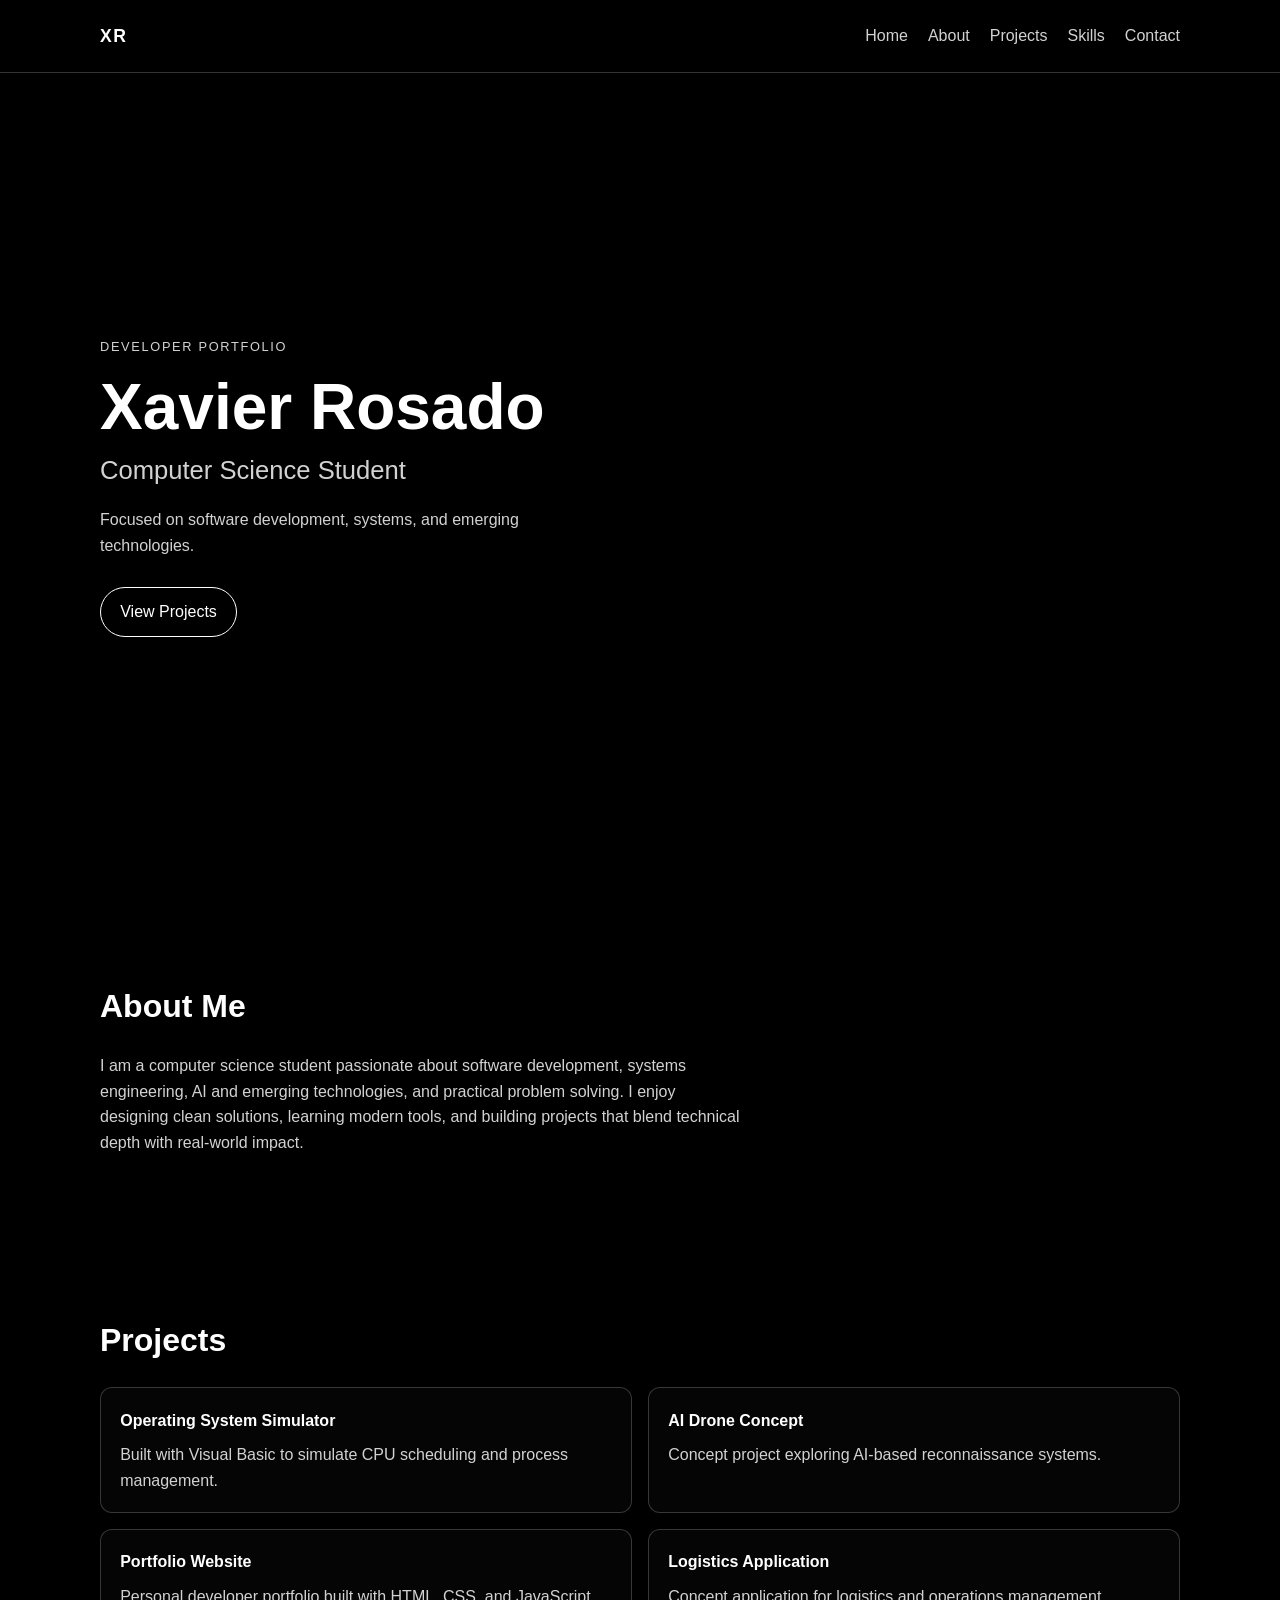
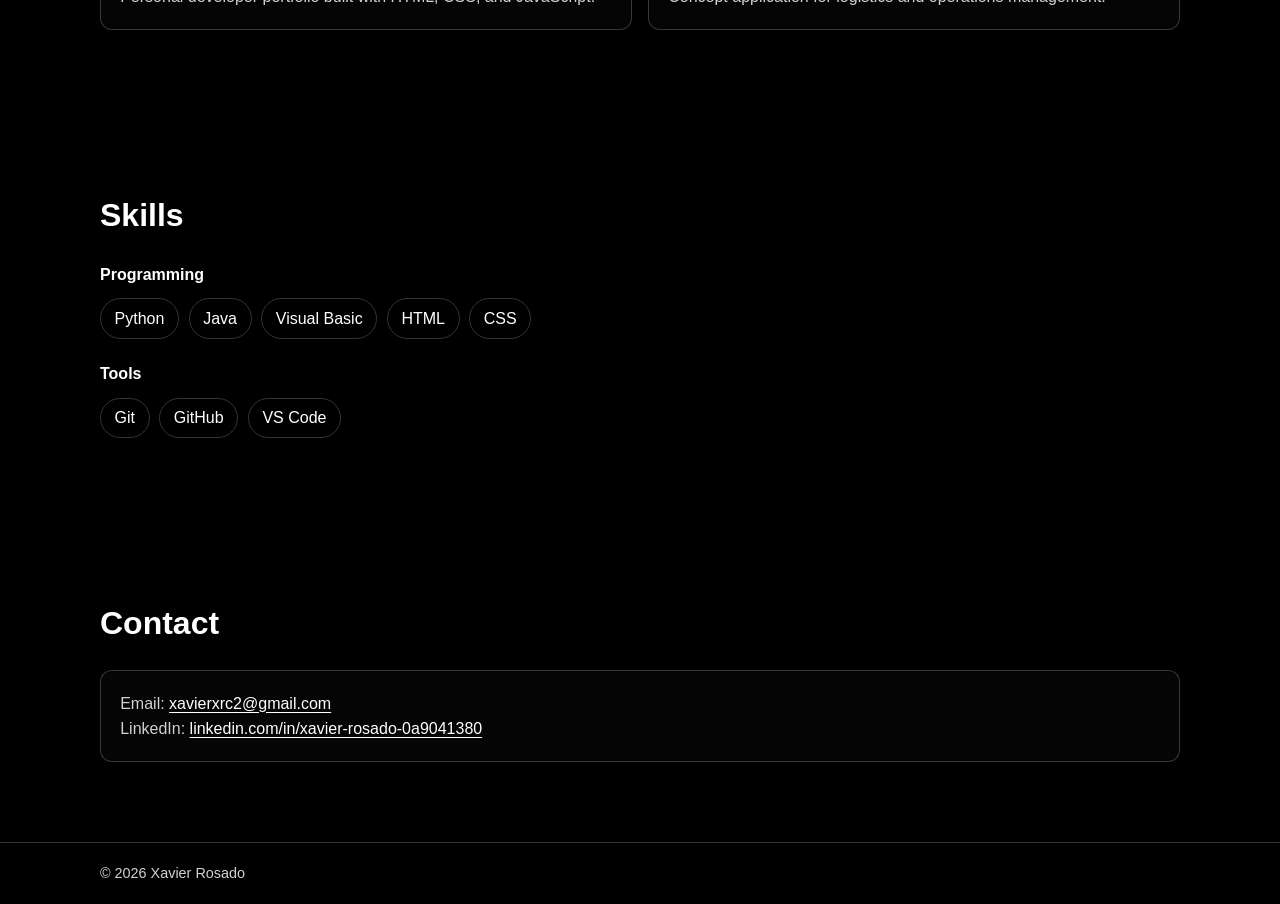
<file: index.html>
<!DOCTYPE html>
<html lang="en">
<head>
  <meta charset="UTF-8">
  <meta name="viewport" content="width=device-width, initial-scale=1.0">
  <title>Xavier Rosado | Developer Portfolio</title>
  <link rel="stylesheet" href="styles.css">
</head>
<body>
  <header class="site-header">
    <div class="container nav-wrap">
      <a href="#home" class="logo">XR</a>
      <button class="menu-toggle" aria-label="Toggle navigation" aria-expanded="false">☰</button>
      <nav class="nav-links">
        <a href="#home">Home</a>
        <a href="#about">About</a>
        <a href="#projects">Projects</a>
        <a href="#skills">Skills</a>
        <a href="#contact">Contact</a>
      </nav>
    </div>
  </header>

  <main>
    <section id="home" class="hero section">
      <div class="container hero-content">
        <p class="eyebrow">Developer Portfolio</p>
        <h1>Xavier Rosado</h1>
        <h2>Computer Science Student</h2>
        <p class="hero-line">Focused on software development, systems, and emerging technologies.</p>
        <a href="#projects" class="button">View Projects</a>
      </div>
    </section>

    <section id="about" class="section">
      <div class="container">
        <h3 class="section-title">About Me</h3>
        <p class="about-text">
          I am a computer science student passionate about software development, systems engineering,
          AI and emerging technologies, and practical problem solving. I enjoy designing clean solutions,
          learning modern tools, and building projects that blend technical depth with real-world impact.
        </p>
      </div>
    </section>

    <section id="projects" class="section">
      <div class="container">
        <h3 class="section-title">Projects</h3>
        <div class="card-grid">
          <article class="card">
            <h4>Operating System Simulator</h4>
            <p>Built with Visual Basic to simulate CPU scheduling and process management.</p>
          </article>
          <article class="card">
            <h4>AI Drone Concept</h4>
            <p>Concept project exploring AI-based reconnaissance systems.</p>
          </article>
          <article class="card">
            <h4>Portfolio Website</h4>
            <p>Personal developer portfolio built with HTML, CSS, and JavaScript.</p>
          </article>
          <article class="card">
            <h4>Logistics Application</h4>
            <p>Concept application for logistics and operations management.</p>
          </article>
        </div>
      </div>
    </section>

    <section id="skills" class="section">
      <div class="container">
        <h3 class="section-title">Skills</h3>
        <div class="skills-layout">
          <div class="skill-group">
            <h4>Programming</h4>
            <div class="pills">
              <span>Python</span>
              <span>Java</span>
              <span>Visual Basic</span>
              <span>HTML</span>
              <span>CSS</span>
            </div>
          </div>
          <div class="skill-group">
            <h4>Tools</h4>
            <div class="pills">
              <span>Git</span>
              <span>GitHub</span>
              <span>VS Code</span>
            </div>
          </div>
        </div>
      </div>
    </section>

    <section id="contact" class="section">
      <div class="container">
        <h3 class="section-title">Contact</h3>
        <div class="contact-card">
<p>Email: <a href="mailto:xavierxrc2@gmail.com">xavierxrc2@gmail.com</a></p>

<p>LinkedIn: 
<a href="https://www.linkedin.com/in/xavier-rosado-0a9041380" target="_blank">
linkedin.com/in/xavier-rosado-0a9041380
</a>
</p>
        </div>
      </div>
    </section>
  </main>

  <footer class="site-footer">
    <div class="container">
      <p>© 2026 Xavier Rosado</p>
    </div>
  </footer>

  <script src="script.js"></script>
</body>
</html>
</file>
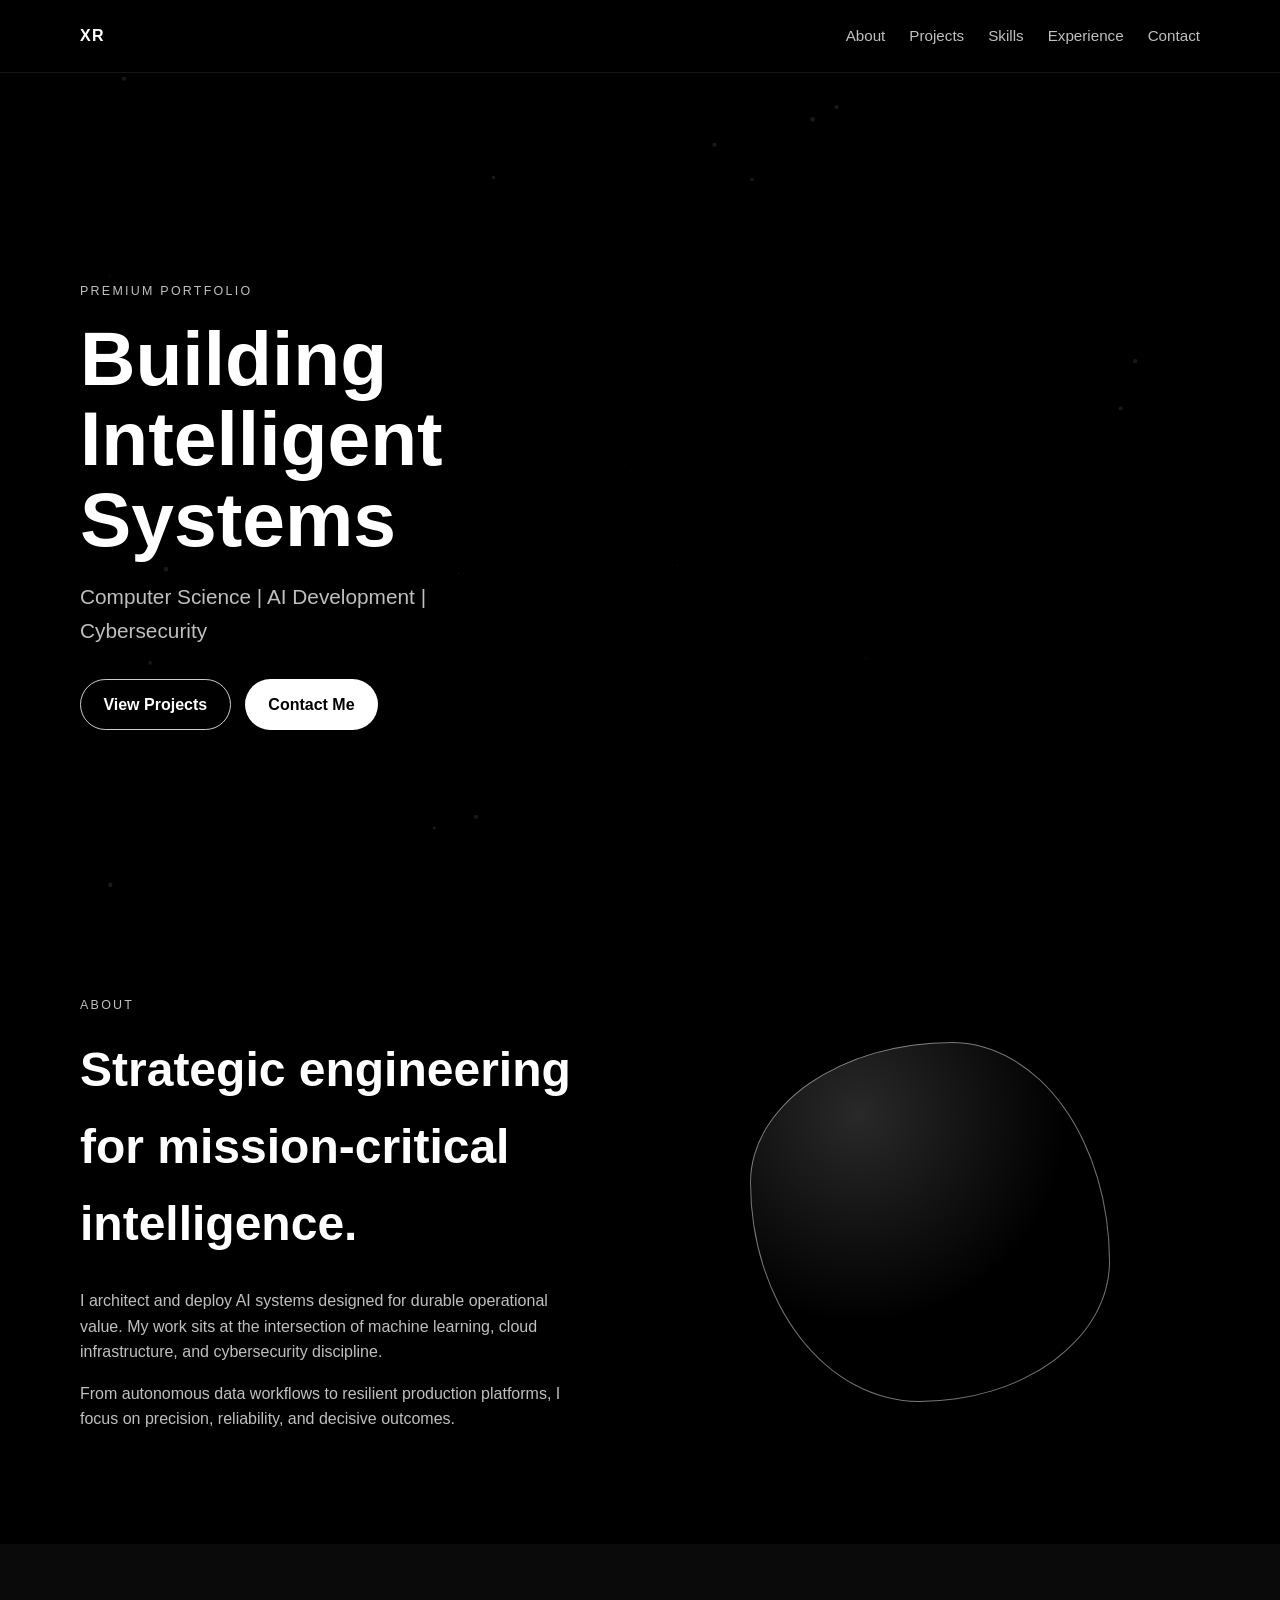
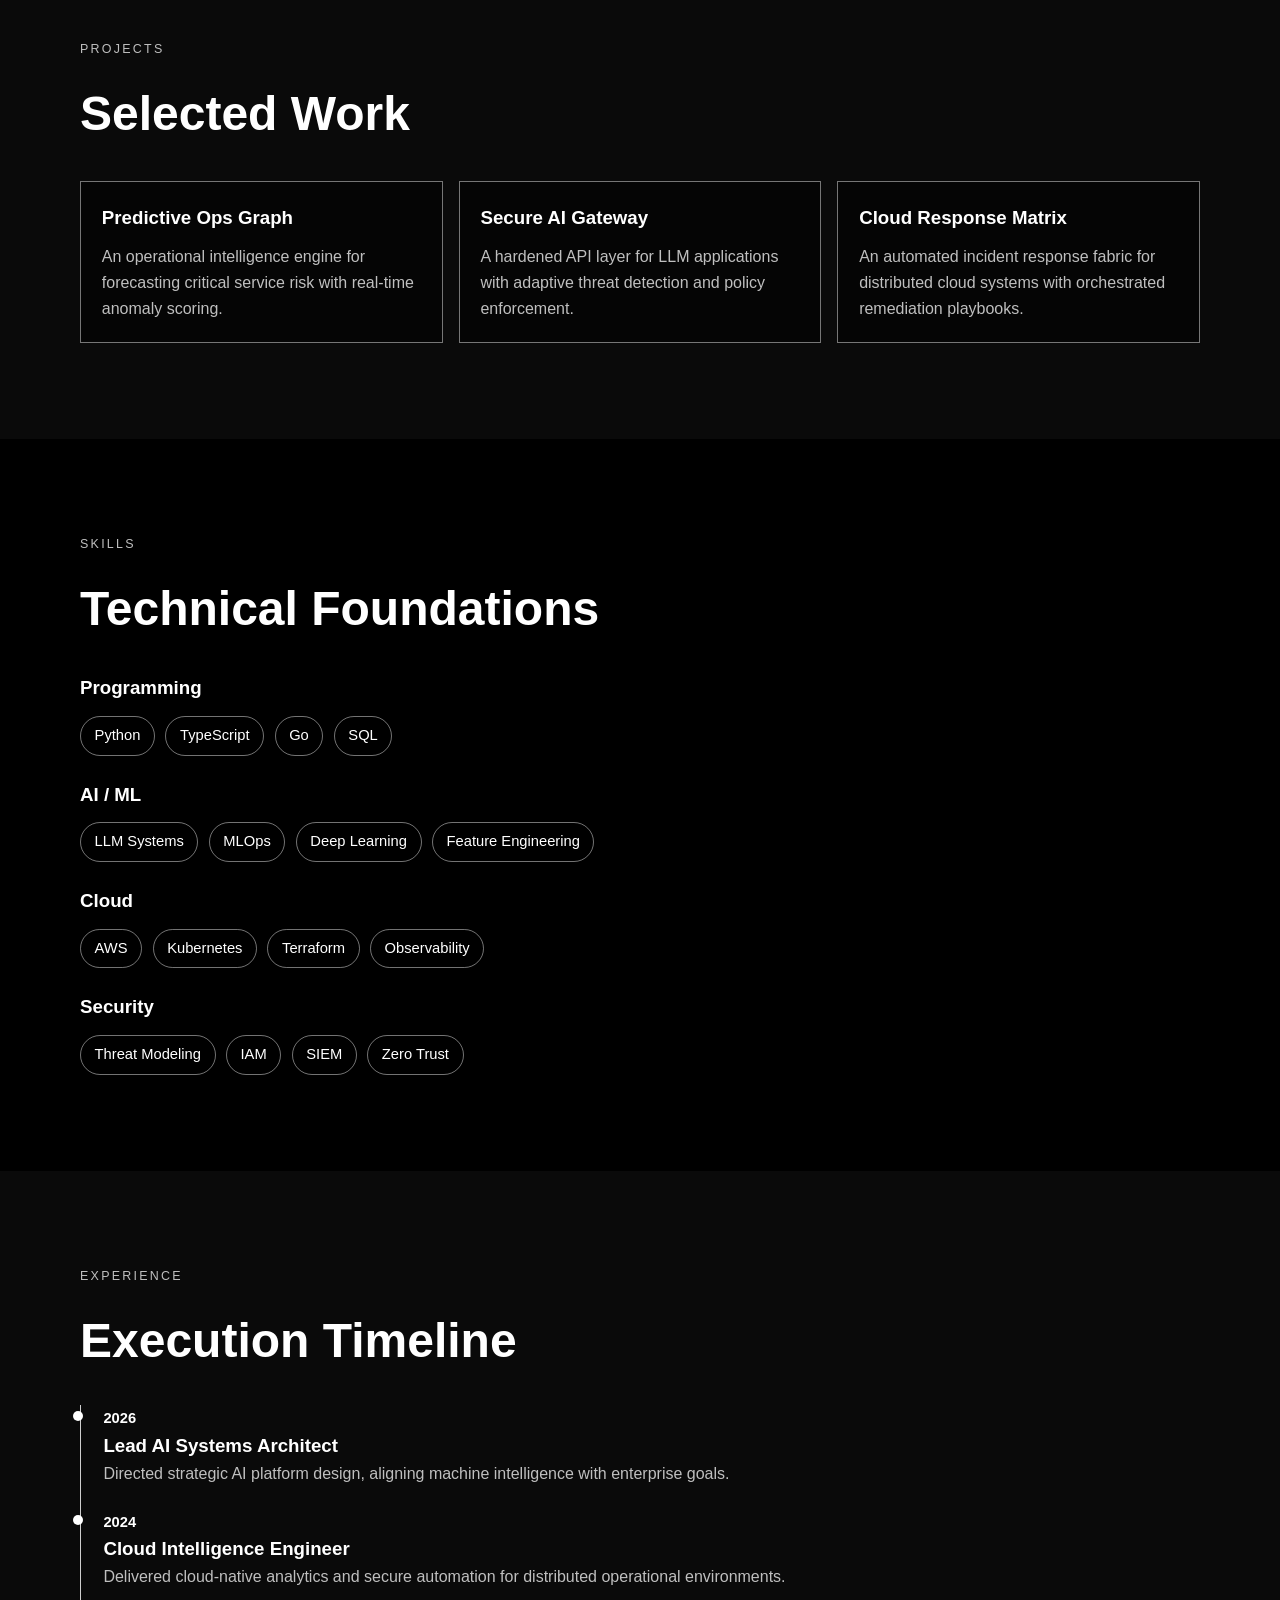
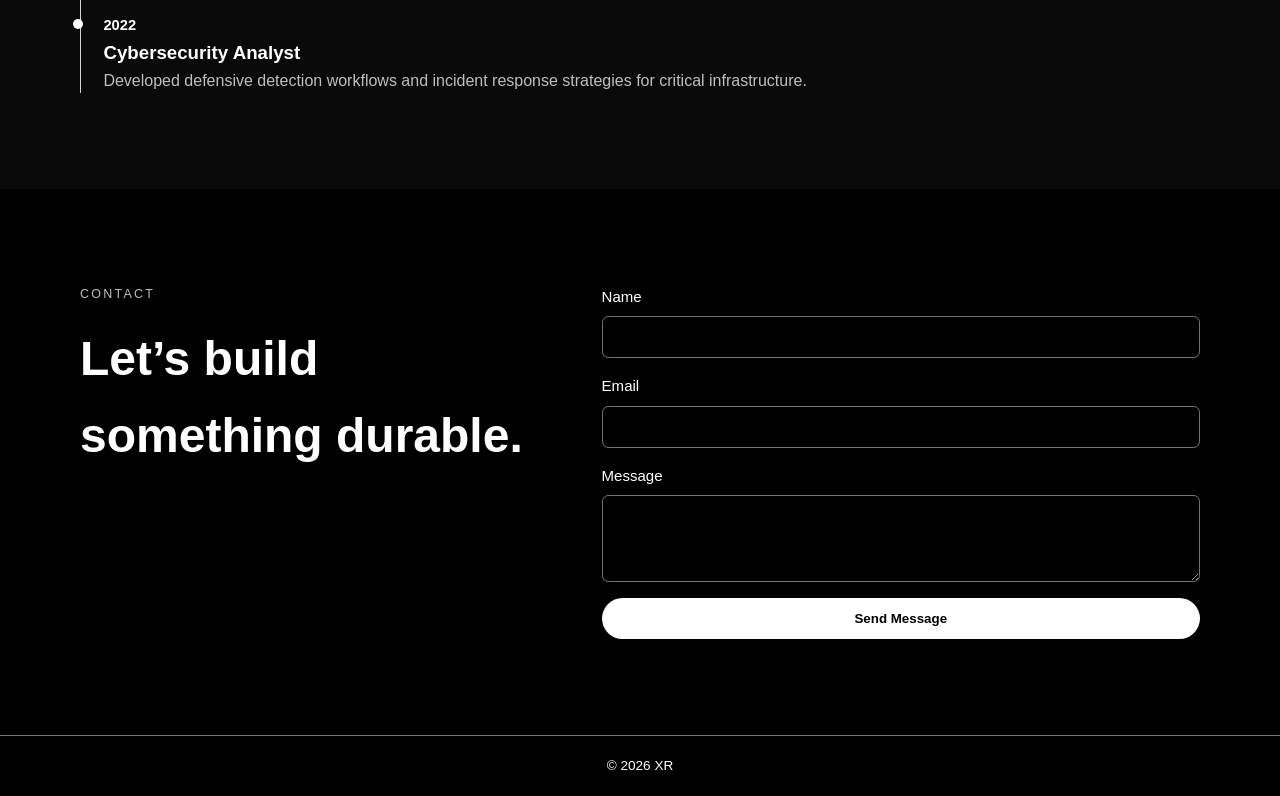
<file: pagina inter/interinformatica.html>
<!DOCTYPE html>
<html lang="en">
<head>
    <meta charset="UTF-8">
    <meta name="viewport" content="width=device-width, initial-scale=1.0">
    <title>XR | Premium Portfolio</title>
    <link rel="stylesheet" href="styles.css">
    <link rel="icon" href="logo/favicon.ico" type="image/x-icon">
</head>
<body>
    <div class="page-fade"></div>

    <header class="topbar">
        <div class="container topbar-inner">
            <a href="#hero" class="brand">XR</a>
            <nav>
                <a href="#about">About</a>
                <a href="#projects">Projects</a>
                <a href="#skills">Skills</a>
                <a href="#experience">Experience</a>
                <a href="#contact">Contact</a>
            </nav>
        </div>
    </header>

    <section id="hero" class="hero">
        <canvas id="particle-canvas" aria-hidden="true"></canvas>
        <div class="hero-content container parallax-layer" data-speed="0.22">
            <p class="eyebrow reveal">Premium Portfolio</p>
            <h1 class="reveal delay-1">Building Intelligent Systems</h1>
            <p class="subtitle reveal delay-2">Computer Science | AI Development | Cybersecurity</p>
            <div class="hero-actions reveal delay-3">
                <a href="#projects" class="btn btn-outline">View Projects</a>
                <a href="#contact" class="btn btn-solid">Contact Me</a>
            </div>
        </div>
    </section>

    <section id="about" class="section section-dark">
        <div class="container about-grid">
            <div class="about-copy reveal">
                <p class="section-label">About</p>
                <h2>Strategic engineering for mission-critical intelligence.</h2>
                <p>
                    I architect and deploy AI systems designed for durable operational value. My work sits at the intersection of
                    machine learning, cloud infrastructure, and cybersecurity discipline.
                </p>
                <p>
                    From autonomous data workflows to resilient production platforms, I focus on precision, reliability, and decisive outcomes.
                </p>
            </div>
            <div class="about-shape-wrap reveal delay-1" aria-hidden="true">
                <div class="about-shape"></div>
            </div>
        </div>
    </section>

    <section id="projects" class="section section-alt">
        <div class="container">
            <p class="section-label reveal">Projects</p>
            <h2 class="reveal">Selected Work</h2>
            <div class="project-grid">
                <article class="project-card reveal" tabindex="0">
                    <h3>Predictive Ops Graph</h3>
                    <p>An operational intelligence engine for forecasting critical service risk with real-time anomaly scoring.</p>
                    <div class="card-extra">
                        <p>Built with Python pipelines, event streaming, and automated model retraining in production cloud clusters.</p>
                    </div>
                </article>
                <article class="project-card reveal delay-1" tabindex="0">
                    <h3>Secure AI Gateway</h3>
                    <p>A hardened API layer for LLM applications with adaptive threat detection and policy enforcement.</p>
                    <div class="card-extra">
                        <p>Implemented access controls, continuous audit trails, and zero-trust architecture for enterprise environments.</p>
                    </div>
                </article>
                <article class="project-card reveal delay-2" tabindex="0">
                    <h3>Cloud Response Matrix</h3>
                    <p>An automated incident response fabric for distributed cloud systems with orchestrated remediation playbooks.</p>
                    <div class="card-extra">
                        <p>Reduced mean time to resolution through intelligent triage, dependency mapping, and rollback intelligence.</p>
                    </div>
                </article>
            </div>
        </div>
    </section>

    <section id="skills" class="section section-dark">
        <div class="container">
            <p class="section-label reveal">Skills</p>
            <h2 class="reveal">Technical Foundations</h2>
            <div class="skill-groups">
                <div class="skill-group reveal">
                    <h3>Programming</h3>
                    <div class="tags">
                        <span>Python</span><span>TypeScript</span><span>Go</span><span>SQL</span>
                    </div>
                </div>
                <div class="skill-group reveal delay-1">
                    <h3>AI / ML</h3>
                    <div class="tags">
                        <span>LLM Systems</span><span>MLOps</span><span>Deep Learning</span><span>Feature Engineering</span>
                    </div>
                </div>
                <div class="skill-group reveal delay-2">
                    <h3>Cloud</h3>
                    <div class="tags">
                        <span>AWS</span><span>Kubernetes</span><span>Terraform</span><span>Observability</span>
                    </div>
                </div>
                <div class="skill-group reveal delay-3">
                    <h3>Security</h3>
                    <div class="tags">
                        <span>Threat Modeling</span><span>IAM</span><span>SIEM</span><span>Zero Trust</span>
                    </div>
                </div>
            </div>
        </div>
    </section>

    <section id="experience" class="section section-alt">
        <div class="container">
            <p class="section-label reveal">Experience</p>
            <h2 class="reveal">Execution Timeline</h2>
            <div class="timeline">
                <div class="timeline-item reveal">
                    <div class="dot"></div>
                    <div class="content">
                        <span>2026</span>
                        <h3>Lead AI Systems Architect</h3>
                        <p>Directed strategic AI platform design, aligning machine intelligence with enterprise goals.</p>
                    </div>
                </div>
                <div class="timeline-item reveal delay-1">
                    <div class="dot"></div>
                    <div class="content">
                        <span>2024</span>
                        <h3>Cloud Intelligence Engineer</h3>
                        <p>Delivered cloud-native analytics and secure automation for distributed operational environments.</p>
                    </div>
                </div>
                <div class="timeline-item reveal delay-2">
                    <div class="dot"></div>
                    <div class="content">
                        <span>2022</span>
                        <h3>Cybersecurity Analyst</h3>
                        <p>Developed defensive detection workflows and incident response strategies for critical infrastructure.</p>
                    </div>
                </div>
            </div>
        </div>
    </section>

    <section id="contact" class="section section-dark">
        <div class="container contact-wrap">
            <div class="reveal">
                <p class="section-label">Contact</p>
                <h2>Let’s build something durable.</h2>
            </div>
            <form class="contact-form reveal delay-1">
                <label>
                    Name
                    <input type="text" name="name" required>
                </label>
                <label>
                    Email
                    <input type="email" name="email" required>
                </label>
                <label>
                    Message
                    <textarea name="message" rows="4" required></textarea>
                </label>
                <button type="submit" class="btn btn-solid">Send Message</button>
            </form>
        </div>
    </section>

    <footer>
        <div class="container">
            <p>© 2026 XR</p>
        </div>
    </footer>

    <script>
        const revealElements = document.querySelectorAll('.reveal');
        const observer = new IntersectionObserver((entries) => {
            entries.forEach((entry) => {
                if (entry.isIntersecting) entry.target.classList.add('in-view');
            });
        }, { threshold: 0.14 });
        revealElements.forEach((el) => observer.observe(el));

        document.querySelectorAll('.project-card').forEach((card) => {
            const toggle = () => card.classList.toggle('expanded');
            card.addEventListener('click', toggle);
            card.addEventListener('keydown', (event) => {
                if (event.key === 'Enter' || event.key === ' ') {
                    event.preventDefault();
                    toggle();
                }
            });
        });

        const layers = document.querySelectorAll('.parallax-layer');
        window.addEventListener('scroll', () => {
            const y = window.scrollY;
            layers.forEach((layer) => {
                const speed = Number(layer.dataset.speed || 0);
                layer.style.transform = `translateY(${y * speed}px)`;
            });
        });

        const canvas = document.getElementById('particle-canvas');
        const ctx = canvas.getContext('2d');
        let particles = [];

        function resizeCanvas() {
            canvas.width = canvas.offsetWidth;
            canvas.height = canvas.offsetHeight;
            particles = Array.from({ length: Math.max(20, Math.floor(canvas.width / 70)) }, () => ({
                x: Math.random() * canvas.width,
                y: Math.random() * canvas.height,
                size: Math.random() * 1.8 + 0.5,
                vx: (Math.random() - 0.5) * 0.18,
                vy: (Math.random() - 0.5) * 0.18
            }));
        }

        function animateParticles() {
            ctx.clearRect(0, 0, canvas.width, canvas.height);
            ctx.fillStyle = 'rgba(255,255,255,0.14)';
            particles.forEach((p) => {
                p.x += p.vx;
                p.y += p.vy;
                if (p.x < 0 || p.x > canvas.width) p.vx *= -1;
                if (p.y < 0 || p.y > canvas.height) p.vy *= -1;
                ctx.beginPath();
                ctx.arc(p.x, p.y, p.size, 0, Math.PI * 2);
                ctx.fill();
            });
            requestAnimationFrame(animateParticles);
        }

        window.addEventListener('resize', resizeCanvas);
        resizeCanvas();
        animateParticles();
    </script>
</body>
</html>
</file>
<file: styles.css>
:root {
  --bg: #000000;
  --text: #ffffff;
  --muted: #d2d2d2;
  --line: rgba(255, 255, 255, 0.2);
  --glow: rgba(255, 255, 255, 0.18);
}

* {
  box-sizing: border-box;
  margin: 0;
  padding: 0;
}

html {
  scroll-behavior: smooth;
}

body {
  background: var(--bg);
  color: var(--text);
  font-family: "Inter", "Segoe UI", Roboto, sans-serif;
  line-height: 1.6;
}

.container {
  width: min(1080px, 92%);
  margin: 0 auto;
}

.site-header {
  position: sticky;
  top: 0;
  background: rgba(0, 0, 0, 0.9);
  border-bottom: 1px solid var(--line);
  backdrop-filter: blur(8px);
  z-index: 100;
}

.nav-wrap {
  min-height: 72px;
  display: flex;
  align-items: center;
  justify-content: space-between;
}

.logo {
  color: var(--text);
  text-decoration: none;
  font-size: 1.1rem;
  font-weight: 700;
  letter-spacing: 0.08em;
}

.nav-links {
  display: flex;
  gap: 1.25rem;
}

.nav-links a {
  color: var(--muted);
  text-decoration: none;
  transition: color 0.25s ease, text-shadow 0.25s ease;
}

.nav-links a:hover {
  color: var(--text);
  text-shadow: 0 0 10px var(--glow);
}

.menu-toggle {
  display: none;
  background: transparent;
  color: var(--text);
  border: 1px solid var(--line);
  padding: 0.35rem 0.55rem;
  border-radius: 6px;
}

.section {
  padding: 5rem 0;
}

.hero {
  min-height: calc(100vh - 72px);
  display: flex;
  align-items: center;
}

.eyebrow {
  color: var(--muted);
  letter-spacing: 0.13em;
  text-transform: uppercase;
  font-size: 0.8rem;
  margin-bottom: 0.9rem;
}

.hero h1 {
  font-size: clamp(2rem, 5vw, 4rem);
  line-height: 1.1;
}

.hero h2 {
  color: var(--muted);
  font-weight: 500;
  margin-top: 0.5rem;
  font-size: clamp(1.1rem, 2.8vw, 1.6rem);
}

.hero-line {
  margin-top: 1rem;
  max-width: 56ch;
  color: var(--muted);
}

.button {
  margin-top: 1.8rem;
  display: inline-block;
  color: var(--text);
  text-decoration: none;
  border: 1px solid var(--text);
  padding: 0.7rem 1.2rem;
  border-radius: 999px;
  transition: transform 0.25s ease, box-shadow 0.25s ease;
}

.button:hover {
  transform: translateY(-2px);
  box-shadow: 0 0 18px var(--glow);
}

.section-title {
  font-size: clamp(1.4rem, 3vw, 2rem);
  margin-bottom: 1.3rem;
}

.about-text {
  max-width: 72ch;
  color: var(--muted);
}

.card-grid {
  display: grid;
  grid-template-columns: repeat(2, minmax(0, 1fr));
  gap: 1rem;
}

.card {
  border: 1px solid var(--line);
  background: #050505;
  padding: 1.2rem;
  border-radius: 12px;
  transition: transform 0.25s ease, box-shadow 0.25s ease, border-color 0.25s ease;
}

.card h4 {
  margin-bottom: 0.55rem;
}

.card p {
  color: var(--muted);
}

.card:hover {
  transform: translateY(-4px);
  border-color: rgba(255, 255, 255, 0.45);
  box-shadow: 0 0 18px var(--glow);
}

.skills-layout {
  display: grid;
  gap: 1.4rem;
}

.skill-group h4 {
  margin-bottom: 0.7rem;
}

.pills {
  display: flex;
  flex-wrap: wrap;
  gap: 0.6rem;
}

.pills span {
  border: 1px solid var(--line);
  border-radius: 999px;
  padding: 0.4rem 0.85rem;
  color: var(--text);
  transition: box-shadow 0.25s ease, border-color 0.25s ease;
}

.pills span:hover {
  border-color: rgba(255, 255, 255, 0.45);
  box-shadow: 0 0 14px var(--glow);
}

.contact-card {
  border: 1px solid var(--line);
  background: #050505;
  border-radius: 12px;
  padding: 1.2rem;
}

.contact-card p {
  color: var(--muted);
}

.contact-card a {
  color: var(--text);
  text-underline-offset: 3px;
}

.site-footer {
  border-top: 1px solid var(--line);
  padding: 1.2rem 0;
}

.site-footer p {
  color: var(--muted);
  font-size: 0.9rem;
}

@media (max-width: 860px) {
  .card-grid {
    grid-template-columns: 1fr;
  }
}

@media (max-width: 700px) {
  .menu-toggle {
    display: inline-block;
  }

  .nav-links {
    position: absolute;
    top: 72px;
    left: 0;
    right: 0;
    background: #000;
    border-bottom: 1px solid var(--line);
    padding: 0.8rem 4%;
    display: grid;
    gap: 0.7rem;
    transform: scaleY(0);
    transform-origin: top;
    opacity: 0;
    pointer-events: none;
    transition: transform 0.2s ease, opacity 0.2s ease;
  }

  .nav-links.open {
    transform: scaleY(1);
    opacity: 1;
    pointer-events: auto;
  }

  .section {
    padding: 4rem 0;
  }
}
</file>
<file: pagina inter/styles.css>
:root {
    --bg-main: #000000;
    --bg-alt: #0a0a0a;
    --text-main: #ffffff;
    --text-soft: #bfbfbf;
    --line: rgba(255, 255, 255, 0.45);
    --line-strong: rgba(255, 255, 255, 0.8);
}

* {
    box-sizing: border-box;
    margin: 0;
    padding: 0;
}

html {
    scroll-behavior: smooth;
}

body {
    font-family: "Inter", "SF Pro Display", "Segoe UI", sans-serif;
    color: var(--text-main);
    background: var(--bg-main);
    line-height: 1.6;
}

.page-fade {
    position: fixed;
    inset: 0;
    background: var(--bg-main);
    pointer-events: none;
    animation: pageReveal 1.1s ease forwards;
    z-index: 999;
}

.container {
    width: min(1120px, 92%);
    margin: 0 auto;
}

.topbar {
    position: fixed;
    top: 0;
    width: 100%;
    background: rgba(0, 0, 0, 0.55);
    backdrop-filter: blur(9px);
    border-bottom: 1px solid rgba(255, 255, 255, 0.08);
    z-index: 200;
}

.topbar-inner {
    min-height: 72px;
    display: flex;
    justify-content: space-between;
    align-items: center;
}

.brand {
    text-decoration: none;
    color: var(--text-main);
    font-weight: 700;
    letter-spacing: 0.08em;
}

nav {
    display: flex;
    gap: 1.5rem;
}

nav a {
    text-decoration: none;
    color: var(--text-soft);
    font-size: 0.95rem;
    transition: color 0.3s ease;
}

nav a:hover {
    color: var(--text-main);
}

.hero {
    min-height: 100vh;
    background: var(--bg-main);
    position: relative;
    display: flex;
    align-items: center;
    overflow: hidden;
    isolation: isolate;
}

#particle-canvas {
    position: absolute;
    inset: 0;
    width: 100%;
    height: 100%;
    opacity: 0.7;
}

.hero-content {
    position: relative;
    z-index: 2;
    padding-top: 7rem;
}

.eyebrow,
.section-label {
    color: var(--text-soft);
    letter-spacing: 0.18em;
    text-transform: uppercase;
    font-size: 0.78rem;
    margin-bottom: 1rem;
}

h1 {
    font-size: clamp(2.3rem, 6vw, 5.2rem);
    line-height: 1.05;
    max-width: 12ch;
    margin-bottom: 1.3rem;
}

.subtitle {
    color: var(--text-soft);
    font-size: clamp(1.02rem, 2vw, 1.3rem);
    max-width: 40ch;
}

.hero-actions {
    margin-top: 2rem;
    display: flex;
    gap: 0.9rem;
    flex-wrap: wrap;
}

.btn {
    border-radius: 999px;
    padding: 0.75rem 1.4rem;
    text-decoration: none;
    border: 1px solid var(--line-strong);
    font-weight: 600;
    transition: transform 0.28s ease, box-shadow 0.28s ease, background-color 0.28s ease, color 0.28s ease;
    display: inline-block;
}

.btn:hover {
    transform: scale(1.035);
}

.btn-outline {
    color: var(--text-main);
    background: transparent;
}

.btn-outline:hover {
    box-shadow: 0 0 14px rgba(255, 255, 255, 0.22);
}

.btn-solid {
    color: #000;
    background: #fff;
}

.btn-solid:hover {
    box-shadow: 0 0 20px rgba(255, 255, 255, 0.22);
}

.section {
    padding: 6rem 0;
}

.section-dark {
    background: var(--bg-main);
}

.section-alt {
    background: var(--bg-alt);
}

h2 {
    font-size: clamp(1.9rem, 4vw, 3rem);
    margin-bottom: 1.6rem;
    max-width: 22ch;
}

p {
    color: var(--text-soft);
}

.about-grid {
    display: grid;
    grid-template-columns: 1fr 1fr;
    gap: 2.6rem;
    align-items: center;
}

.about-copy p {
    max-width: 56ch;
    margin-bottom: 1rem;
}

.about-shape-wrap {
    display: flex;
    justify-content: center;
}

.about-shape {
    width: min(360px, 80vw);
    aspect-ratio: 1/1;
    border: 1px solid var(--line);
    border-radius: 56% 44% 53% 47% / 39% 61% 39% 61%;
    background: radial-gradient(circle at 30% 20%, rgba(255, 255, 255, 0.16), transparent 55%);
    animation: morph 10s ease-in-out infinite;
}

.project-grid {
    margin-top: 1.8rem;
    display: grid;
    grid-template-columns: repeat(3, minmax(0, 1fr));
    gap: 1rem;
}

.project-card {
    border: 1px solid var(--line);
    background: #050505;
    padding: 1.3rem;
    transition: transform 0.35s ease, box-shadow 0.35s ease, border-color 0.35s ease;
    cursor: pointer;
    outline: none;
}

.project-card:hover,
.project-card:focus-visible {
    transform: translateY(-8px);
    border-color: var(--line-strong);
    box-shadow: 0 0 22px rgba(255, 255, 255, 0.14);
}

.project-card h3 {
    margin-bottom: 0.7rem;
}

.card-extra {
    max-height: 0;
    opacity: 0;
    overflow: hidden;
    transition: max-height 0.4s ease, opacity 0.4s ease;
}

.project-card.expanded .card-extra {
    margin-top: 0.7rem;
    opacity: 1;
    max-height: 140px;
}

.skill-groups {
    margin-top: 1.5rem;
    display: grid;
    gap: 1.5rem;
}

.skill-group h3 {
    margin-bottom: 0.8rem;
}

.tags {
    display: flex;
    flex-wrap: wrap;
    gap: 0.65rem;
}

.tags span {
    border: 1px solid var(--line);
    color: var(--text-main);
    padding: 0.44rem 0.85rem;
    border-radius: 999px;
    font-size: 0.92rem;
    transition: box-shadow 0.3s ease, border-color 0.3s ease;
}

.tags span:hover {
    border-color: var(--line-strong);
    box-shadow: 0 0 14px rgba(255, 255, 255, 0.18);
}

.timeline {
    margin-top: 1.4rem;
    border-left: 1px solid var(--line-strong);
    padding-left: 1.4rem;
    display: grid;
    gap: 1.4rem;
}

.timeline-item {
    position: relative;
}

.dot {
    position: absolute;
    left: -1.9rem;
    top: 0.4rem;
    width: 10px;
    height: 10px;
    border-radius: 50%;
    background: #fff;
    opacity: 0;
    transform: scale(0.5);
    transition: opacity 0.5s ease, transform 0.5s ease;
}

.timeline-item.in-view .dot {
    opacity: 1;
    transform: scale(1);
}

.timeline-item span {
    color: #fff;
    font-weight: 700;
    font-size: 0.92rem;
}

.contact-wrap {
    display: grid;
    grid-template-columns: 0.9fr 1.1fr;
    gap: 2rem;
    align-items: start;
}

.contact-form {
    display: grid;
    gap: 1rem;
}

label {
    display: grid;
    gap: 0.45rem;
    color: var(--text-main);
    font-size: 0.94rem;
}

input,
textarea {
    background: transparent;
    border: 1px solid var(--line);
    color: var(--text-main);
    padding: 0.78rem 0.9rem;
    border-radius: 0.4rem;
    outline: none;
    transition: border-color 0.3s ease, box-shadow 0.3s ease;
}

input:focus,
textarea:focus {
    border-color: var(--line-strong);
    box-shadow: 0 0 0 3px rgba(255, 255, 255, 0.08);
}

footer {
    border-top: 1px solid var(--line);
    background: #000;
    padding: 1.2rem 0;
    text-align: center;
}

footer p {
    font-size: 0.85rem;
    color: #fff;
}

.reveal {
    opacity: 0;
    transform: translateY(24px);
    transition: opacity 0.8s ease, transform 0.8s ease;
}

.reveal.delay-1 { transition-delay: 0.1s; }
.reveal.delay-2 { transition-delay: 0.2s; }
.reveal.delay-3 { transition-delay: 0.3s; }

.reveal.in-view {
    opacity: 1;
    transform: translateY(0);
}

@keyframes morph {
    0%, 100% { border-radius: 56% 44% 53% 47% / 39% 61% 39% 61%; }
    50% { border-radius: 45% 55% 41% 59% / 62% 38% 62% 38%; }
}

@keyframes pageReveal {
    from { opacity: 1; }
    to { opacity: 0; visibility: hidden; }
}

@media (max-width: 1000px) {
    .project-grid { grid-template-columns: repeat(2, minmax(0, 1fr)); }
    .about-grid,
    .contact-wrap { grid-template-columns: 1fr; }
}

@media (max-width: 700px) {
    nav { display: none; }
    .hero-content { padding-top: 8rem; }
    .project-grid { grid-template-columns: 1fr; }
    .section { padding: 4.2rem 0; }
}
</file>
